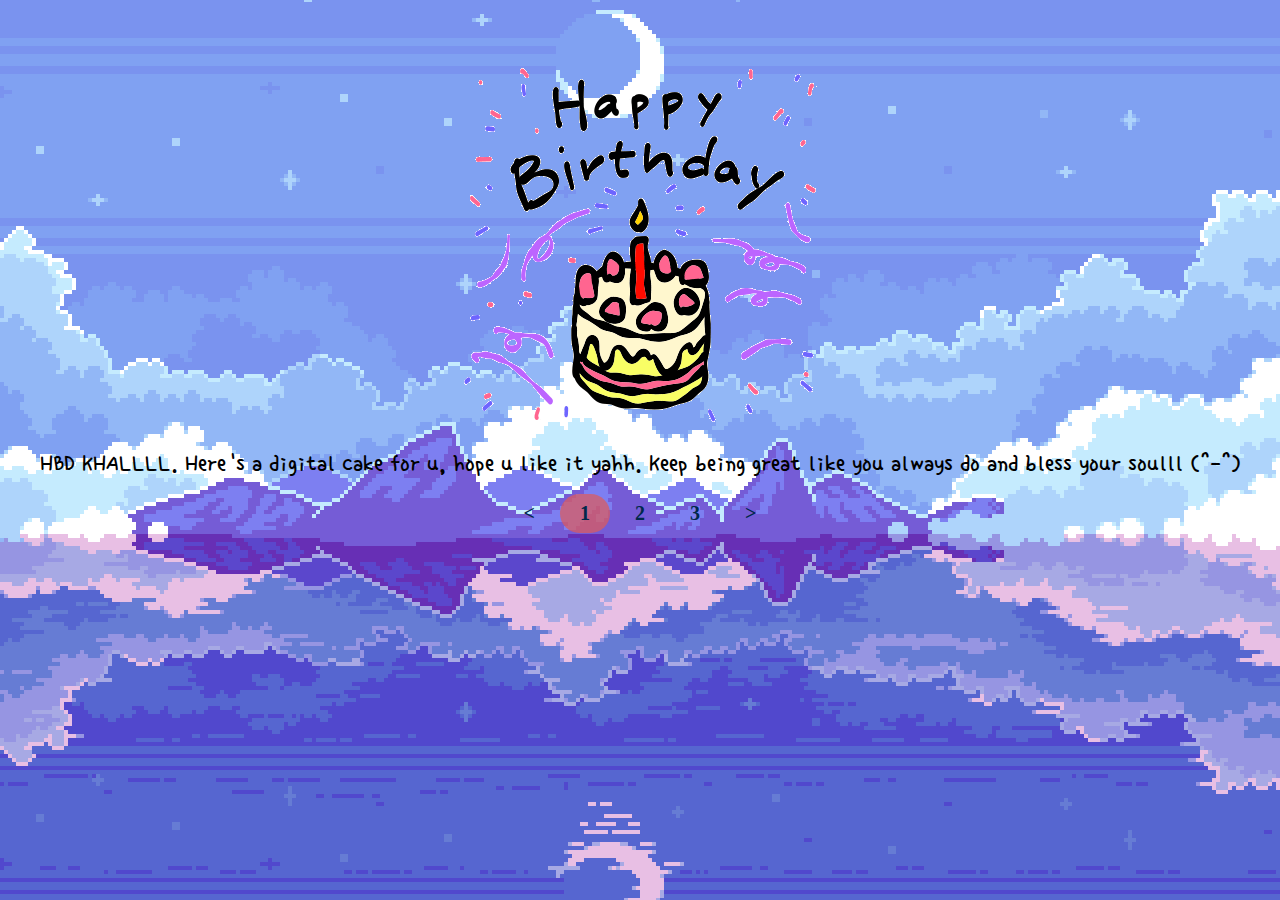
<file: index.html>
<!DOCTYPE html>
<html lang="en">
<head>
    <meta charset="UTF-8">
    <meta name="viewport" content="width=device-width, initial-scale=1.0">
    <title>For khal</title>
    <link rel="stylesheet" href="style.css">
    <link rel="preconnect" href="https://fonts.googleapis.com">
<link rel="preconnect" href="https://fonts.gstatic.com" crossorigin>
<link href="https://fonts.googleapis.com/css2?family=Single+Day&display=swap" rel="stylesheet">
</head>


<body>

    <div class="image">
        <img src="HBD.gif" alt="A birthday cake for youu">
    </div>

    <p>HBD KHALLLL. Here's a digital cake for u, hope u like it yahh. Keep being great like you always do and bless your soulll (^-^)</p>

    <div class="pages">
    <a href="index.html"><</a>
    <a href="index.html" class="active">1</a>
    <a href="page2.html">2</a>
    <a href="page3.html">3</a>
    <a href="page2.html">></a>
    </div>
</body>
</html>
</file>
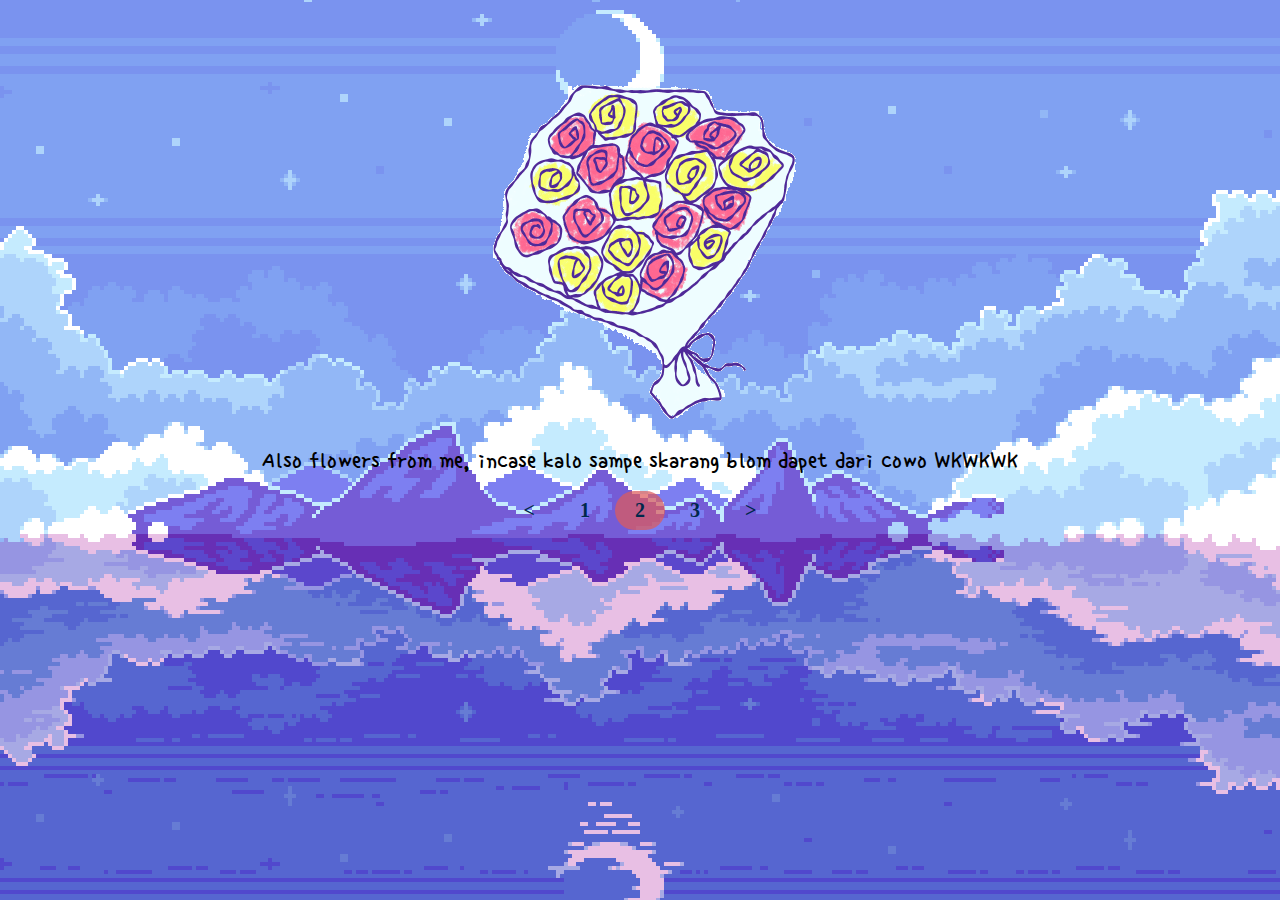
<file: page2.html>
<!DOCTYPE html>
<html lang="en">
<head>
    <meta charset="UTF-8">
    <meta name="viewport" content="width=device-width, initial-scale=1.0">
    <title>For khal</title>
    <link rel="stylesheet" href="style.css">
    <link rel="preconnect" href="https://fonts.googleapis.com">
<link rel="preconnect" href="https://fonts.gstatic.com" crossorigin>
<link href="https://fonts.googleapis.com/css2?family=Single+Day&display=swap" rel="stylesheet">
</head>


<body>

    <div class="image">
        <img src="tantan-lamronspace.gif" alt="A flower for you">
    </div>
    
    <p>Also flowers from me, incase kalo sampe skarang blom dapet dari cowo WKWKWK</p>

    <div class="pages">
    <a href="index.html"><</a>
    <a href="index.html">1</a>
    <a href="page2.html" class="active">2</a>
    <a href="page3.html">3</a>
    <a href="page3.html">></a>
    </div>
</body>
</html>
</file>
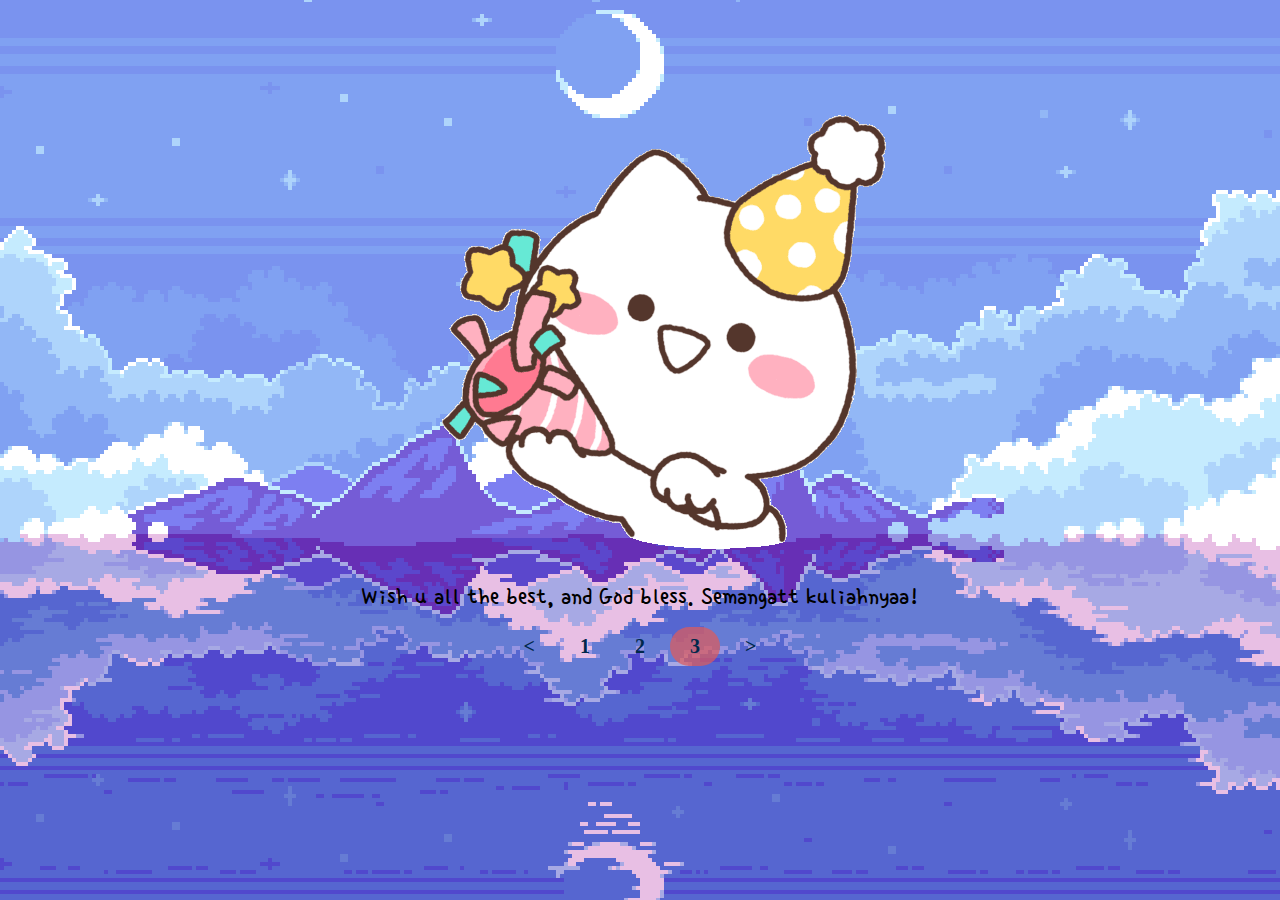
<file: page3.html>
<!DOCTYPE html>
<html lang="en">
<head>
    <meta charset="UTF-8">
    <meta name="viewport" content="width=device-width, initial-scale=1.0">
    <title>For khal</title>
    <link rel="stylesheet" href="style.css">
    <link rel="preconnect" href="https://fonts.googleapis.com">
<link rel="preconnect" href="https://fonts.gstatic.com" crossorigin>
<link href="https://fonts.googleapis.com/css2?family=Single+Day&display=swap" rel="stylesheet">
</head>


<body>

    <div class="image_2">
        <img src="happy-birthday.gif" alt="A flower for you">
    </div>

    <p>Wish u all the best, and God bless. Semangatt kuliahnyaa!</p>
    
    <div class="pages">
    <a href="page2.html"><</a>
    <a href="index.html">1</a>
    <a href="page2.html">2</a>
    <a href="page3.html" class="active">3</a>
    <a href="page3.html">></a>
    </div>
</body>
</html>
</file>
<file: style.css>
p {
    font-size: 25px;
    font-family: 'Single Day', cursive;;
    margin: auto;
    padding-left: 20px;
    padding-right: 20px;
    text-align: center;
    position: relative;
    top: 75px;
}

body {
    background-color: aquamarine;
    background-image: url(download.gif);
    background-repeat: no-repeat;
    background-attachment: fixed;
    background-position: center;
}
img {
    display: block;
    margin: auto;
    position: relative;
    top: 50px;
}
.pages {
    text-align: center;
    font-size: 20px;
    position: relative;
    top: 90px;
    font-weight: bolder;
}
.pages a {
    color: rgb(0, 40, 75);
    text-decoration: none;
    padding: 8px 20px;
    display: inline-block;
}
.pages a.active {
    background-color: hsla(0, 66%, 61%, 0.719);
    font-weight: bolder;
    border-radius: 50px;
}
.pages a:hover:not(.active) {
    background-color: rgb(168, 168, 168);
    border-radius: 50px;
    opacity: 0.7;
}
</file>
